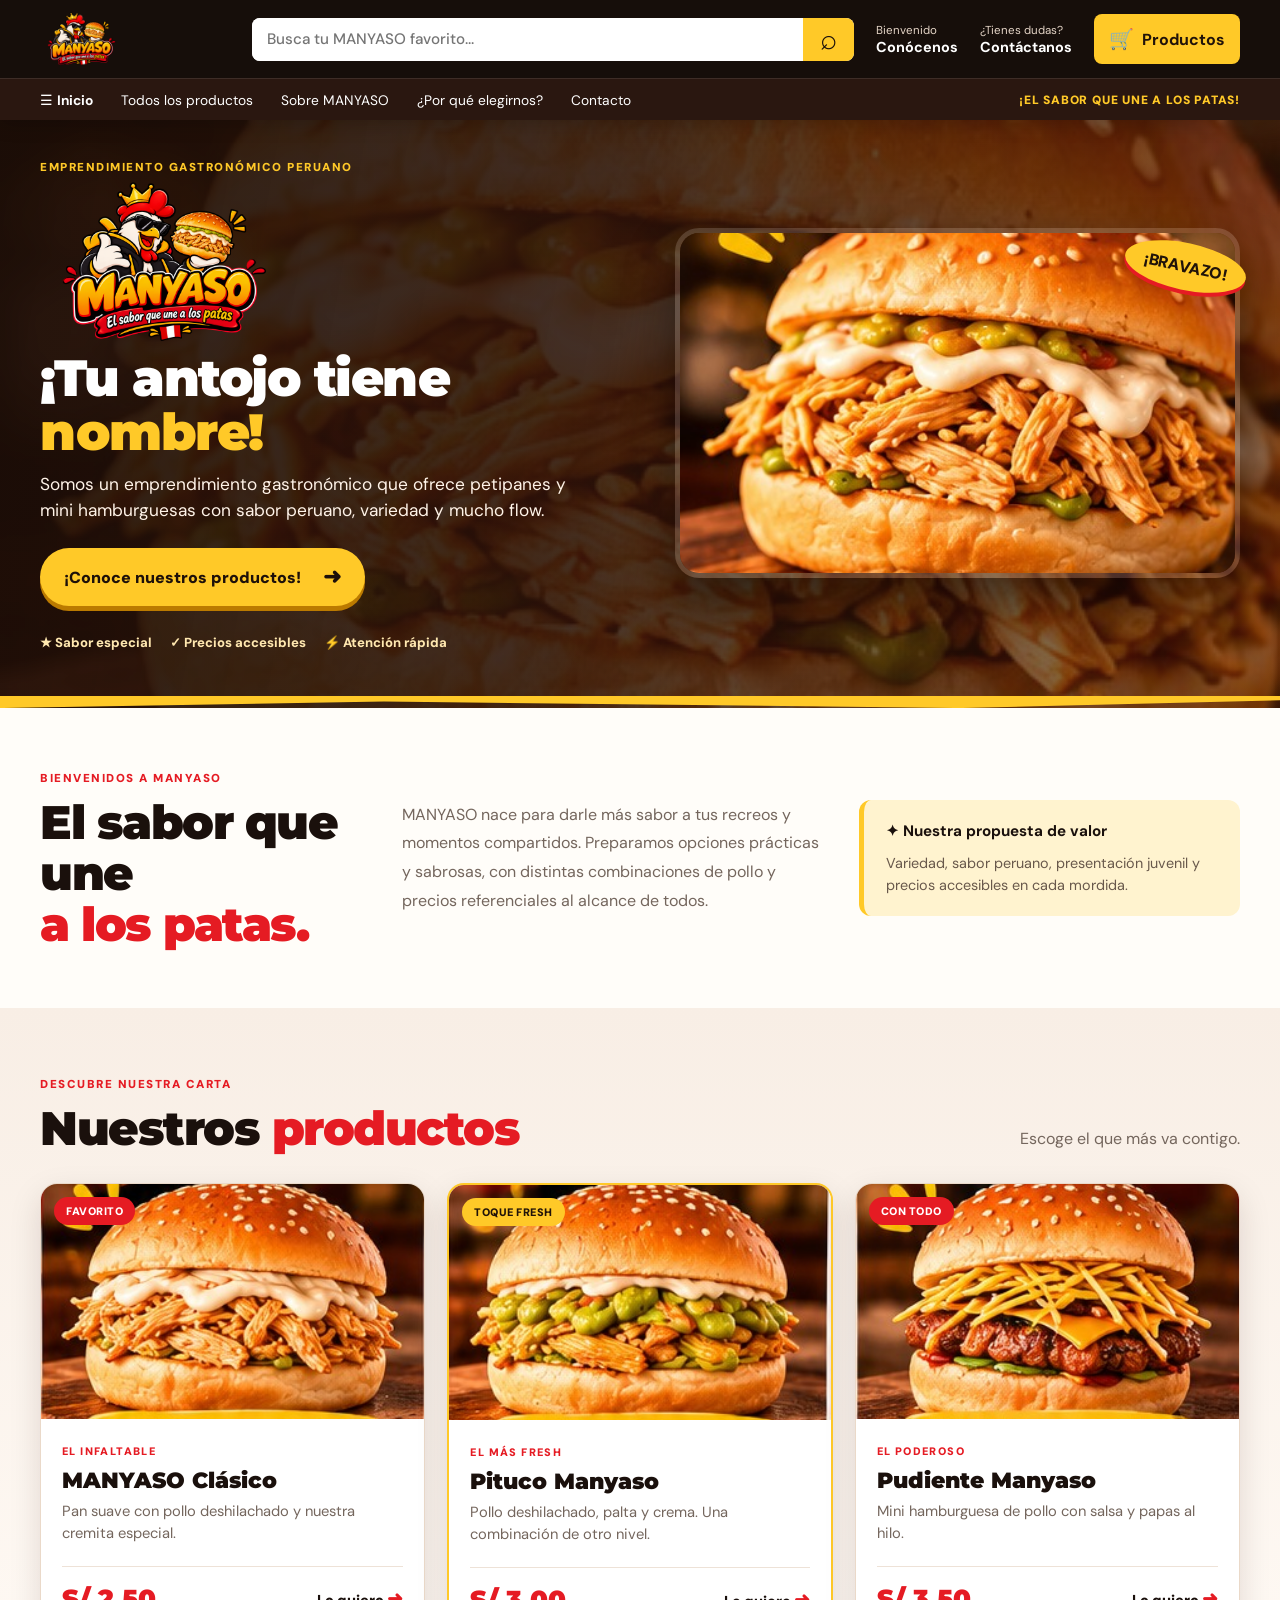
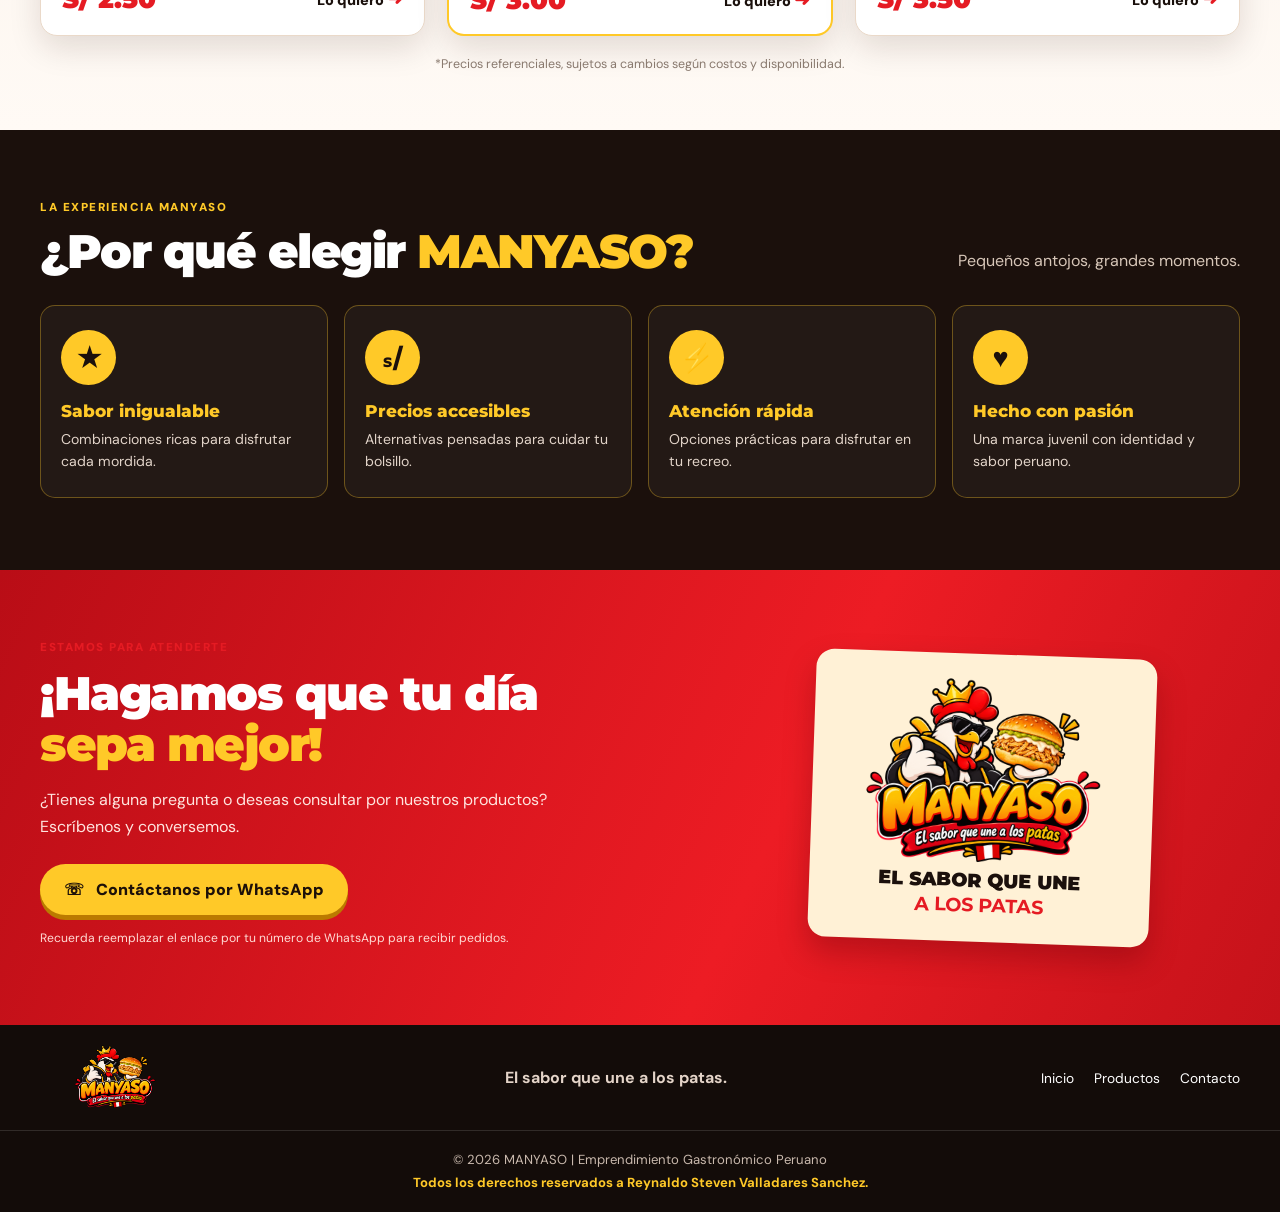
<file: index.html>
<!DOCTYPE html>
<html lang="es">
<head>
  <meta charset="UTF-8">
  <meta name="viewport" content="width=device-width, initial-scale=1.0">
  <meta name="description" content="MANYASO: petipanes y mini hamburguesas de pollo. El sabor que une a los patas.">
  <title>MANYASO | Tienda online</title>
  <link rel="stylesheet" href="styles.css">
</head>
<body>
  <!-- CABECERA ESTILO TIENDA ONLINE -->
  <header class="site-header" id="inicio">
    <div class="topbar">
      <a class="logo-link" href="#inicio" aria-label="MANYASO, inicio">
        <img src="logo-manyaso.png" alt="Logotipo de MANYASO">
      </a>

      <form class="search" action="#productos" role="search">
        <label class="sr-only" for="buscar">Buscar productos</label>
        <input id="buscar" type="search" placeholder="Busca tu MANYASO favorito...">
        <button type="submit" aria-label="Buscar">⌕</button>
      </form>

      <a class="header-link account" href="#nosotros">
        <span class="small">Bienvenido</span>
        <strong>Conócenos</strong>
      </a>
      <a class="header-link orders" href="#contacto">
        <span class="small">¿Tienes dudas?</span>
        <strong>Contáctanos</strong>
      </a>
      <a class="cart" href="#productos"><span>🛒</span><b>Productos</b></a>
      <button class="mobile-menu" id="menuToggle" aria-label="Abrir menú" aria-expanded="false">☰</button>
    </div>

    <nav class="subnav" id="mainNav">
      <a href="#inicio">☰ <strong>Inicio</strong></a>
      <a href="#productos">Todos los productos</a>
      <a href="#nosotros">Sobre MANYASO</a>
      <a href="#ventajas">¿Por qué elegirnos?</a>
      <a href="#contacto">Contacto</a>
      <span class="nav-promo">¡EL SABOR QUE UNE A LOS PATAS!</span>
    </nav>
  </header>

  <main>
    <!-- PORTADA -->
    <section class="hero">
      <div class="hero-content">
        <div class="hero-copy">
          <span class="kicker">EMPRENDIMIENTO GASTRONÓMICO PERUANO</span>
          <img class="hero-brand" src="logo-manyaso.png" alt="MANYASO - El sabor que une a los patas">
          <h1>¡Tu antojo tiene <em>nombre!</em></h1>
          <p>Somos un emprendimiento gastronómico que ofrece petipanes y mini hamburguesas con sabor peruano, variedad y mucho flow.</p>
          <a class="primary-btn" href="#productos">¡Conoce nuestros productos! <span>➜</span></a>
          <div class="hero-points">
            <span>★ Sabor especial</span><span>✓ Precios accesibles</span><span>⚡ Atención rápida</span>
          </div>
        </div>
        <div class="hero-photo-wrap">
          <img src="hero-pollo.jpg" alt="Hamburguesa de pollo MANYASO">
          <div class="photo-sticker">¡BRAVAZO!</div>
        </div>
      </div>
      <div class="hero-bottom"></div>
    </section>

    <!-- BENEFICIO / PROPUESTA DE VALOR -->
    <section class="intro-strip" id="nosotros">
      <div class="container intro-grid">
        <div>
          <span class="section-kicker">BIENVENIDOS A MANYASO</span>
          <h2>El sabor que une<br><em>a los patas.</em></h2>
        </div>
        <p>MANYASO nace para darle más sabor a tus recreos y momentos compartidos. Preparamos opciones prácticas y sabrosas, con distintas combinaciones de pollo y precios referenciales al alcance de todos.</p>
        <div class="value-chip"><b>✦ Nuestra propuesta de valor</b><span>Variedad, sabor peruano, presentación juvenil y precios accesibles en cada mordida.</span></div>
      </div>
    </section>

    <!-- PRODUCTOS -->
    <section class="products-section" id="productos">
      <div class="container">
        <div class="section-heading">
          <div><span class="section-kicker">DESCUBRE NUESTRA CARTA</span><h2>Nuestros <em>productos</em></h2></div>
          <p>Escoge el que más va contigo.</p>
        </div>
        <div class="product-grid">
          <article class="product-card">
            <div class="product-image"><span class="product-badge">FAVORITO</span><img src="manyaso-clasico.jpg" alt="Petipán MANYASO Clásico"></div>
            <div class="product-info">
              <span class="product-type">EL INFALTABLE</span>
              <h3>MANYASO Clásico</h3>
              <p>Pan suave con pollo deshilachado y nuestra cremita especial.</p>
              <div class="product-bottom"><strong>S/ 2.50</strong><a href="#contacto">Lo quiero <span>➜</span></a></div>
            </div>
          </article>
          <article class="product-card product-featured">
            <div class="product-image"><span class="product-badge yellow">TOQUE FRESH</span><img src="pituco-manyaso.jpg" alt="Petipán Pituco Manyaso con palta"></div>
            <div class="product-info">
              <span class="product-type">EL MÁS FRESH</span>
              <h3>Pituco Manyaso</h3>
              <p>Pollo deshilachado, palta y crema. Una combinación de otro nivel.</p>
              <div class="product-bottom"><strong>S/ 3.00</strong><a href="#contacto">Lo quiero <span>➜</span></a></div>
            </div>
          </article>
          <article class="product-card">
            <div class="product-image"><span class="product-badge">CON TODO</span><img src="pudiente-manyaso.jpg" alt="Mini hamburguesa Pudiente Manyaso"></div>
            <div class="product-info">
              <span class="product-type">EL PODEROSO</span>
              <h3>Pudiente Manyaso</h3>
              <p>Mini hamburguesa de pollo con salsa y papas al hilo.</p>
              <div class="product-bottom"><strong>S/ 3.50</strong><a href="#contacto">Lo quiero <span>➜</span></a></div>
            </div>
          </article>
        </div>
        <p class="price-note">*Precios referenciales, sujetos a cambios según costos y disponibilidad.</p>
      </div>
    </section>

    <!-- VENTAJAS -->
    <section class="benefits-section" id="ventajas">
      <div class="container">
        <div class="section-heading light-heading">
          <div><span class="section-kicker">LA EXPERIENCIA MANYASO</span><h2>¿Por qué elegir <em>MANYASO?</em></h2></div>
          <p>Pequeños antojos, grandes momentos.</p>
        </div>
        <div class="benefit-grid">
          <div class="benefit"><span>★</span><h3>Sabor inigualable</h3><p>Combinaciones ricas para disfrutar cada mordida.</p></div>
          <div class="benefit"><span>ₛ/</span><h3>Precios accesibles</h3><p>Alternativas pensadas para cuidar tu bolsillo.</p></div>
          <div class="benefit"><span>⚡</span><h3>Atención rápida</h3><p>Opciones prácticas para disfrutar en tu recreo.</p></div>
          <div class="benefit"><span>♥</span><h3>Hecho con pasión</h3><p>Una marca juvenil con identidad y sabor peruano.</p></div>
        </div>
      </div>
    </section>

    <!-- CONTACTO -->
    <section class="contact-section" id="contacto">
      <div class="container contact-layout">
        <div class="contact-copy">
          <span class="section-kicker">ESTAMOS PARA ATENDERTE</span>
          <h2>¡Hagamos que tu día<br><em>sepa mejor!</em></h2>
          <p>¿Tienes alguna pregunta o deseas consultar por nuestros productos? Escríbenos y conversemos.</p>
          <a class="whatsapp-btn" href="https://wa.me/?text=Hola%20MANYASO%2C%20quisiera%20informaci%C3%B3n%20sobre%20sus%20productos." target="_blank" rel="noopener">☏ &nbsp; Contáctanos por WhatsApp</a>
          <p class="contact-note">Recuerda reemplazar el enlace por tu número de WhatsApp para recibir pedidos.</p>
        </div>
        <div class="contact-brand">
          <img src="logo-manyaso.png" alt="Logotipo MANYASO">
          <div>EL SABOR QUE UNE<br><strong>A LOS PATAS</strong></div>
        </div>
      </div>
    </section>
  </main>

  <footer class="footer">
    <div class="container footer-top">
      <a href="#inicio" class="footer-logo"><img src="logo-manyaso.png" alt="MANYASO"></a>
      <p>El sabor que une a los patas.</p>
      <div class="footer-nav"><a href="#inicio">Inicio</a><a href="#productos">Productos</a><a href="#contacto">Contacto</a></div>
    </div>
    <div class="copyright">© 2026 MANYASO | Emprendimiento Gastronómico Peruano<br><strong>Todos los derechos reservados a Reynaldo Steven Valladares Sanchez.</strong></div>
  </footer>

  <script>
    const menuToggle = document.getElementById('menuToggle');
    const mainNav = document.getElementById('mainNav');
    menuToggle.addEventListener('click', () => {
      const isOpen = mainNav.classList.toggle('open');
      menuToggle.setAttribute('aria-expanded', String(isOpen));
      menuToggle.textContent = isOpen ? '✕' : '☰';
    });
    mainNav.querySelectorAll('a').forEach(link => link.addEventListener('click', () => {
      mainNav.classList.remove('open');
      menuToggle.setAttribute('aria-expanded', 'false');
      menuToggle.textContent = '☰';
    }));
  </script>
</body>
</html>
</file>
<file: styles.css>
@import url('https://fonts.googleapis.com/css2?family=DM+Sans:wght@400;500;600;700;800;900&family=Montserrat:wght@700;800;900&display=swap');

:root{
  --red:#e51b23;--red-dark:#b50e17;--yellow:#ffc928;--orange:#ff7a18;
  --black:#1a100c;--cream:#fff8f0;--paper:#fffdf9;--muted:#74665d;
  --shadow:0 12px 32px rgba(35,18,8,.13);
}
*{box-sizing:border-box}
html{scroll-behavior:smooth;scroll-padding-top:115px}
body{margin:0;background:var(--cream);color:var(--black);font-family:'DM Sans',Arial,sans-serif}
a{color:inherit;text-decoration:none}
img{display:block;max-width:100%}
.container{width:min(1200px,calc(100% - 44px));margin:auto}
.sr-only{position:absolute;width:1px;height:1px;padding:0;margin:-1px;overflow:hidden;clip:rect(0,0,0,0);white-space:nowrap;border:0}

/* Header inspirado en la estructura de una tienda online */
.site-header{position:sticky;top:0;z-index:50;background:#160e0a;color:#fff;box-shadow:0 4px 18px #0003}
.topbar{min-height:78px;padding:10px max(22px,calc((100% - 1200px)/2));display:flex;align-items:center;gap:22px}
.logo-link{width:190px;flex:0 0 190px}
.logo-link img{width:100%;height:55px;object-fit:contain;object-position:left center}
.search{height:43px;display:flex;flex:1;min-width:120px;border-radius:8px;overflow:hidden;background:#fff}
.search input{width:100%;min-width:0;border:0;outline:0;padding:0 15px;font:500 .95rem 'DM Sans',sans-serif;color:#25170f}
.search button{width:55px;border:0;background:var(--yellow);font-size:1.8rem;cursor:pointer;color:#1b100b}
.header-link{display:flex;flex-direction:column;white-space:nowrap;font-size:.9rem}
.header-link .small{font-size:.72rem;color:#e5d5c7}
.header-link strong{font-size:.9rem}
.cart{display:flex;align-items:center;gap:8px;padding:12px 15px;border-radius:8px;background:var(--yellow);color:#211309;font-weight:900;white-space:nowrap}
.cart span{font-size:1.25rem}
.subnav{min-height:42px;padding:0 max(22px,calc((100% - 1200px)/2));display:flex;align-items:center;gap:28px;border-top:1px solid #ffffff18;background:#2a1710;font-size:.86rem}
.subnav a:hover{color:var(--yellow)}
.nav-promo{margin-left:auto;color:var(--yellow);font-weight:900;letter-spacing:.8px;font-size:.75rem}
.mobile-menu{display:none;border:0;background:transparent;color:#fff;font-size:1.6rem}

/* Hero */
.hero{position:relative;overflow:hidden;color:#fff;background:linear-gradient(100deg,#1b0d07ee 0%,#291209df 47%,#30140777 100%),url('hero-pollo.jpg') center/cover}
.hero-content{width:min(1200px,calc(100% - 44px));min-height:445px;margin:auto;display:grid;grid-template-columns:1.03fr .97fr;align-items:center;gap:35px;padding:35px 0 45px}
.hero-copy{position:relative;z-index:2}
.kicker,.section-kicker{display:inline-block;font-size:.72rem;letter-spacing:1.5px;font-weight:900;color:var(--yellow)}
.hero-brand{width:min(470px,100%);height:165px;object-fit:contain;object-position:left center;margin:5px 0}
.hero h1{font:900 clamp(2rem,4vw,3.35rem)/1.05 Montserrat,sans-serif;margin:0 0 12px;letter-spacing:-1.5px}
.hero h1 em,.section-heading h2 em,.intro-grid h2 em,.contact-copy h2 em{font-style:normal;color:var(--yellow)}
.hero-copy>p{max-width:530px;font-size:1.08rem;line-height:1.55;color:#fff3e8;margin:0 0 24px}
.primary-btn,.whatsapp-btn{display:inline-flex;align-items:center;justify-content:center;gap:22px;padding:15px 24px;border-radius:999px;background:var(--yellow);color:#1d1009;font-weight:900;box-shadow:0 5px 0 #bb7a00;transition:.2s}
.primary-btn:hover,.whatsapp-btn:hover{transform:translateY(-3px);box-shadow:0 8px 0 #bb7a00}
.primary-btn span{font-size:1.35rem}
.hero-points{display:flex;flex-wrap:wrap;gap:18px;margin-top:28px;color:#ffe8b0;font-size:.82rem;font-weight:800}
.hero-photo-wrap{position:relative;min-height:360px;display:flex;align-items:center;justify-content:center}
.hero-photo-wrap img{width:100%;height:350px;object-fit:cover;border-radius:24px;box-shadow:0 24px 50px #0007;border:5px solid #ffffff25}
.photo-sticker{position:absolute;right:-7px;top:20px;background:var(--yellow);color:#211309;padding:13px 19px;border-radius:50%;font-weight:1000;transform:rotate(12deg);box-shadow:0 4px 0 var(--red)}
.hero-bottom{height:12px;background:var(--yellow);clip-path:polygon(0 0,100% 0,100% 35%,75% 100%,30% 45%,0 100%)}

/* Intro / propuesta de valor */
.intro-strip{background:#fffdf9;padding:58px 0}
.intro-grid{display:grid;grid-template-columns:.85fr 1.1fr 1fr;align-items:center;gap:38px}
.section-kicker{color:var(--red)}
.intro-grid h2,.section-heading h2,.contact-copy h2{font:900 clamp(2rem,3.7vw,3.2rem)/1.08 Montserrat,sans-serif;letter-spacing:-1.5px;margin:10px 0 0}
.intro-grid h2 em{color:var(--red)}
.intro-grid>p{margin:0;color:var(--muted);font-size:1rem;line-height:1.8}
.value-chip{padding:20px 22px;border-left:5px solid var(--yellow);border-radius:12px;background:#fff3cf;display:flex;flex-direction:column;gap:8px;line-height:1.55}
.value-chip b{font-size:.95rem}
.value-chip span{font-size:.9rem;color:#68584b}

/* Product cards */
.products-section{padding:64px 0 58px;background:linear-gradient(180deg,#f8eee5,#fffaf5)}
.section-heading{display:flex;justify-content:space-between;align-items:end;gap:25px;margin-bottom:28px}
.section-heading h2 em{color:var(--red)}
.section-heading>p{color:var(--muted);margin:0 0 6px}
.product-grid{display:grid;grid-template-columns:repeat(3,1fr);gap:22px}
.product-card{background:#fff;border:1px solid #ead9c9;border-radius:17px;overflow:hidden;box-shadow:var(--shadow);transition:transform .22s,box-shadow .22s}
.product-card:hover{transform:translateY(-7px);box-shadow:0 20px 40px #3a1b0d26}
.product-featured{border:2px solid var(--yellow)}
.product-image{height:235px;position:relative;background:#e9b47c;overflow:hidden}
.product-image img{width:100%;height:100%;object-fit:cover;transition:transform .4s}
.product-card:hover .product-image img{transform:scale(1.05)}
.product-badge{position:absolute;z-index:1;left:13px;top:13px;background:var(--red);color:#fff;border-radius:30px;padding:7px 12px;font-size:.68rem;font-weight:900;letter-spacing:.5px}
.product-badge.yellow{background:var(--yellow);color:#211309}
.product-info{padding:20px 21px 18px}
.product-type{font-size:.68rem;letter-spacing:1.4px;color:var(--red);font-weight:900}
.product-info h3{font:900 1.35rem Montserrat,sans-serif;margin:7px 0}
.product-info p{min-height:51px;color:var(--muted);line-height:1.55;margin:0;font-size:.92rem}
.product-bottom{display:flex;align-items:center;justify-content:space-between;border-top:1px solid #eee2d7;padding-top:15px;margin-top:15px}
.product-bottom strong{font:900 1.65rem Montserrat,sans-serif;color:var(--red)}
.product-bottom a{font-weight:900;font-size:.9rem}
.product-bottom a span{color:var(--red);font-size:1.2rem}
.price-note{text-align:center;color:#89796e;font-size:.78rem;margin:20px 0 0}

/* Why us */
.benefits-section{padding:65px 0 72px;background:#1b100c;color:#fff}
.light-heading .section-kicker{color:var(--yellow)}
.light-heading h2{color:#fff}
.light-heading h2 em{color:var(--yellow)}
.light-heading>p{color:#d7c6b8}
.benefit-grid{display:grid;grid-template-columns:repeat(4,1fr);gap:16px}
.benefit{padding:24px 20px;border:1px solid #ffc92855;border-radius:15px;background:#ffffff0a}
.benefit>span{display:grid;place-items:center;width:55px;height:55px;border-radius:50%;background:var(--yellow);color:#1b100c;font-size:1.7rem;font-weight:900}
.benefit h3{margin:16px 0 7px;color:var(--yellow);font:800 1.05rem Montserrat,sans-serif}
.benefit p{margin:0;color:#e2d4c9;line-height:1.6;font-size:.88rem}

/* Contact */
.contact-section{padding:65px 0;background:linear-gradient(115deg,#b90d16,#ed1c24 60%,#c5121a);color:#fff;overflow:hidden}
.contact-layout{display:grid;grid-template-columns:1.1fr .9fr;align-items:center;gap:55px}
.contact-copy h2{margin:12px 0;color:#fff}
.contact-copy h2 em{color:var(--yellow)}
.contact-copy>p{max-width:560px;line-height:1.7;color:#ffe5df}
.whatsapp-btn{margin-top:8px}
.contact-note{font-size:.76rem!important;color:#ffdbd5!important}
.contact-brand{justify-self:center;max-width:390px;padding:24px 28px;background:#fff1d6;color:#1b100c;border-radius:18px;box-shadow:0 15px 30px #65000855;transform:rotate(2deg);text-align:center}
.contact-brand img{width:100%;height:190px;object-fit:contain}
.contact-brand div{font:900 1.2rem Montserrat,sans-serif;line-height:1.3}
.contact-brand strong{color:var(--red)}

/* Footer */
.footer{background:#130c09;color:#fff}
.footer-top{min-height:105px;display:flex;align-items:center;justify-content:space-between;gap:20px}
.footer-logo{width:150px}
.footer-logo img{width:100%;height:65px;object-fit:contain}
.footer-top>p{color:#e4d4c8;font-weight:700}
.footer-nav{display:flex;gap:20px;font-size:.86rem}
.footer-nav a:hover{color:var(--yellow)}
.copyright{text-align:center;padding:18px 15px;border-top:1px solid #ffffff20;color:#c9b9ad;font-size:.82rem;line-height:1.7}
.copyright strong{color:var(--yellow)}

@media(max-width:900px){
  .topbar{gap:13px}.logo-link{width:145px;flex-basis:145px}.header-link{display:none}
  .subnav{gap:18px}.nav-promo{display:none}
  .hero-content{grid-template-columns:1fr 1fr;gap:20px}
  .hero-photo-wrap img{height:290px}.hero-brand{height:130px}
  .intro-grid{grid-template-columns:1fr 1fr}.value-chip{grid-column:1/-1}
  .benefit-grid{grid-template-columns:repeat(2,1fr)}
}
@media(max-width:650px){
  html{scroll-padding-top:75px}
  .container,.hero-content{width:calc(100% - 30px)}
  .topbar{min-height:68px;padding:8px 15px;gap:10px}
  .logo-link{width:112px;flex-basis:112px}.logo-link img{height:48px}
  .search{height:39px}.search input{font-size:.78rem;padding:0 9px}.search button{width:40px}
  .cart{display:none}.mobile-menu{display:block}
  .subnav{display:none;position:absolute;top:68px;left:0;right:0;padding:12px 20px 18px;align-items:stretch;flex-direction:column;gap:0;background:#26150e;border-top:2px solid var(--yellow)}
  .subnav.open{display:flex}.subnav a{padding:12px 0;border-bottom:1px solid #ffffff20}
  .hero-content{grid-template-columns:1fr;padding:34px 0 30px;gap:20px}
  .hero-brand{height:125px;object-position:left}
  .hero h1{font-size:2.35rem}.hero-copy>p{font-size:.96rem}
  .hero-photo-wrap{min-height:220px}.hero-photo-wrap img{height:235px}
  .hero-points{gap:10px;font-size:.72rem}
  .intro-strip,.products-section,.benefits-section,.contact-section{padding:48px 0}
  .intro-grid{grid-template-columns:1fr;gap:18px}
  .intro-grid h2,.section-heading h2,.contact-copy h2{font-size:2.2rem}
  .section-heading{align-items:start;flex-direction:column;gap:10px}
  .product-grid{grid-template-columns:1fr;max-width:440px;margin:auto}
  .product-image{height:240px}
  .benefit-grid{grid-template-columns:1fr 1fr;gap:11px}
  .benefit{padding:18px 14px}.benefit h3{font-size:.9rem}.benefit p{font-size:.8rem}
  .contact-layout{grid-template-columns:1fr;gap:28px}
  .contact-brand{max-width:310px}
  .contact-brand img{height:150px}
  .footer-top{padding:22px 0;flex-wrap:wrap;justify-content:center;text-align:center}
  .footer-logo{width:125px}.footer-nav{width:100%;justify-content:center}
}
@media(max-width:380px){
  .logo-link{width:90px;flex-basis:90px}
  .benefit-grid{grid-template-columns:1fr}
  .hero-points{flex-direction:column}
}
</file>
